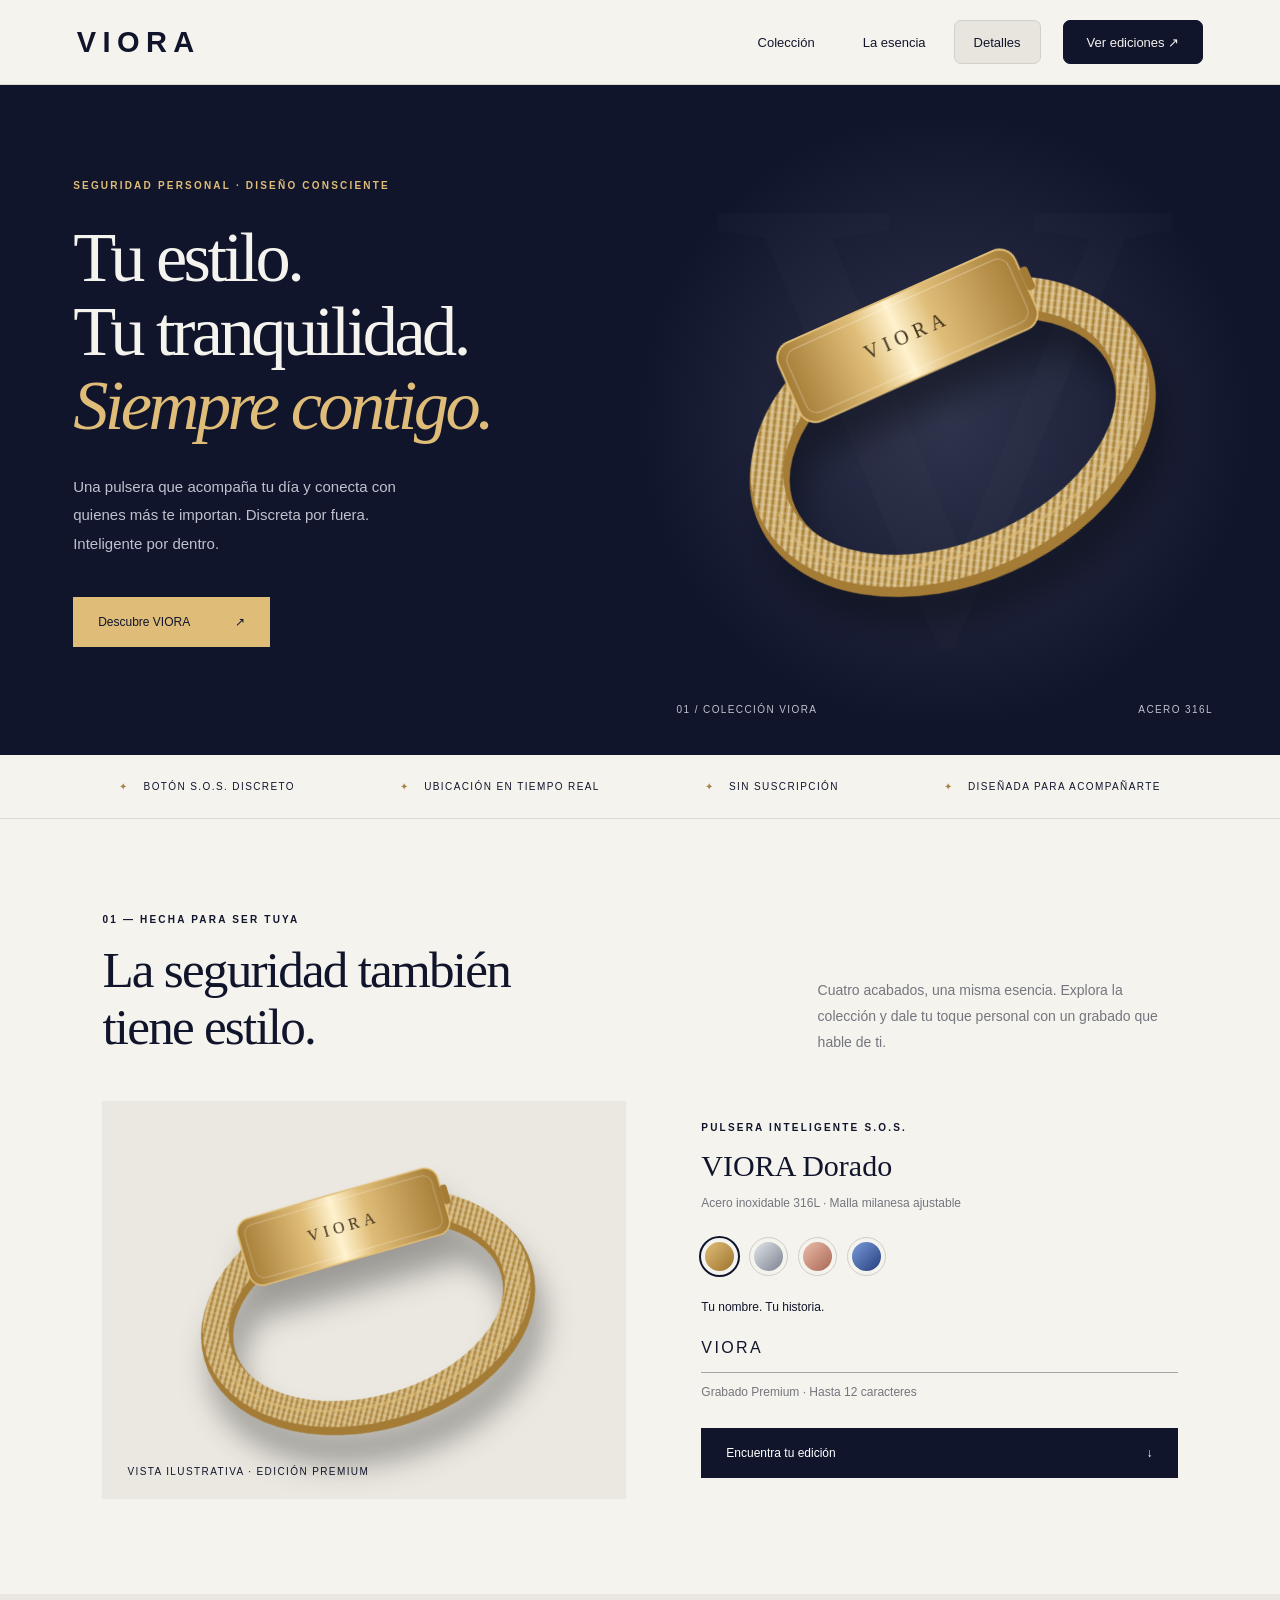
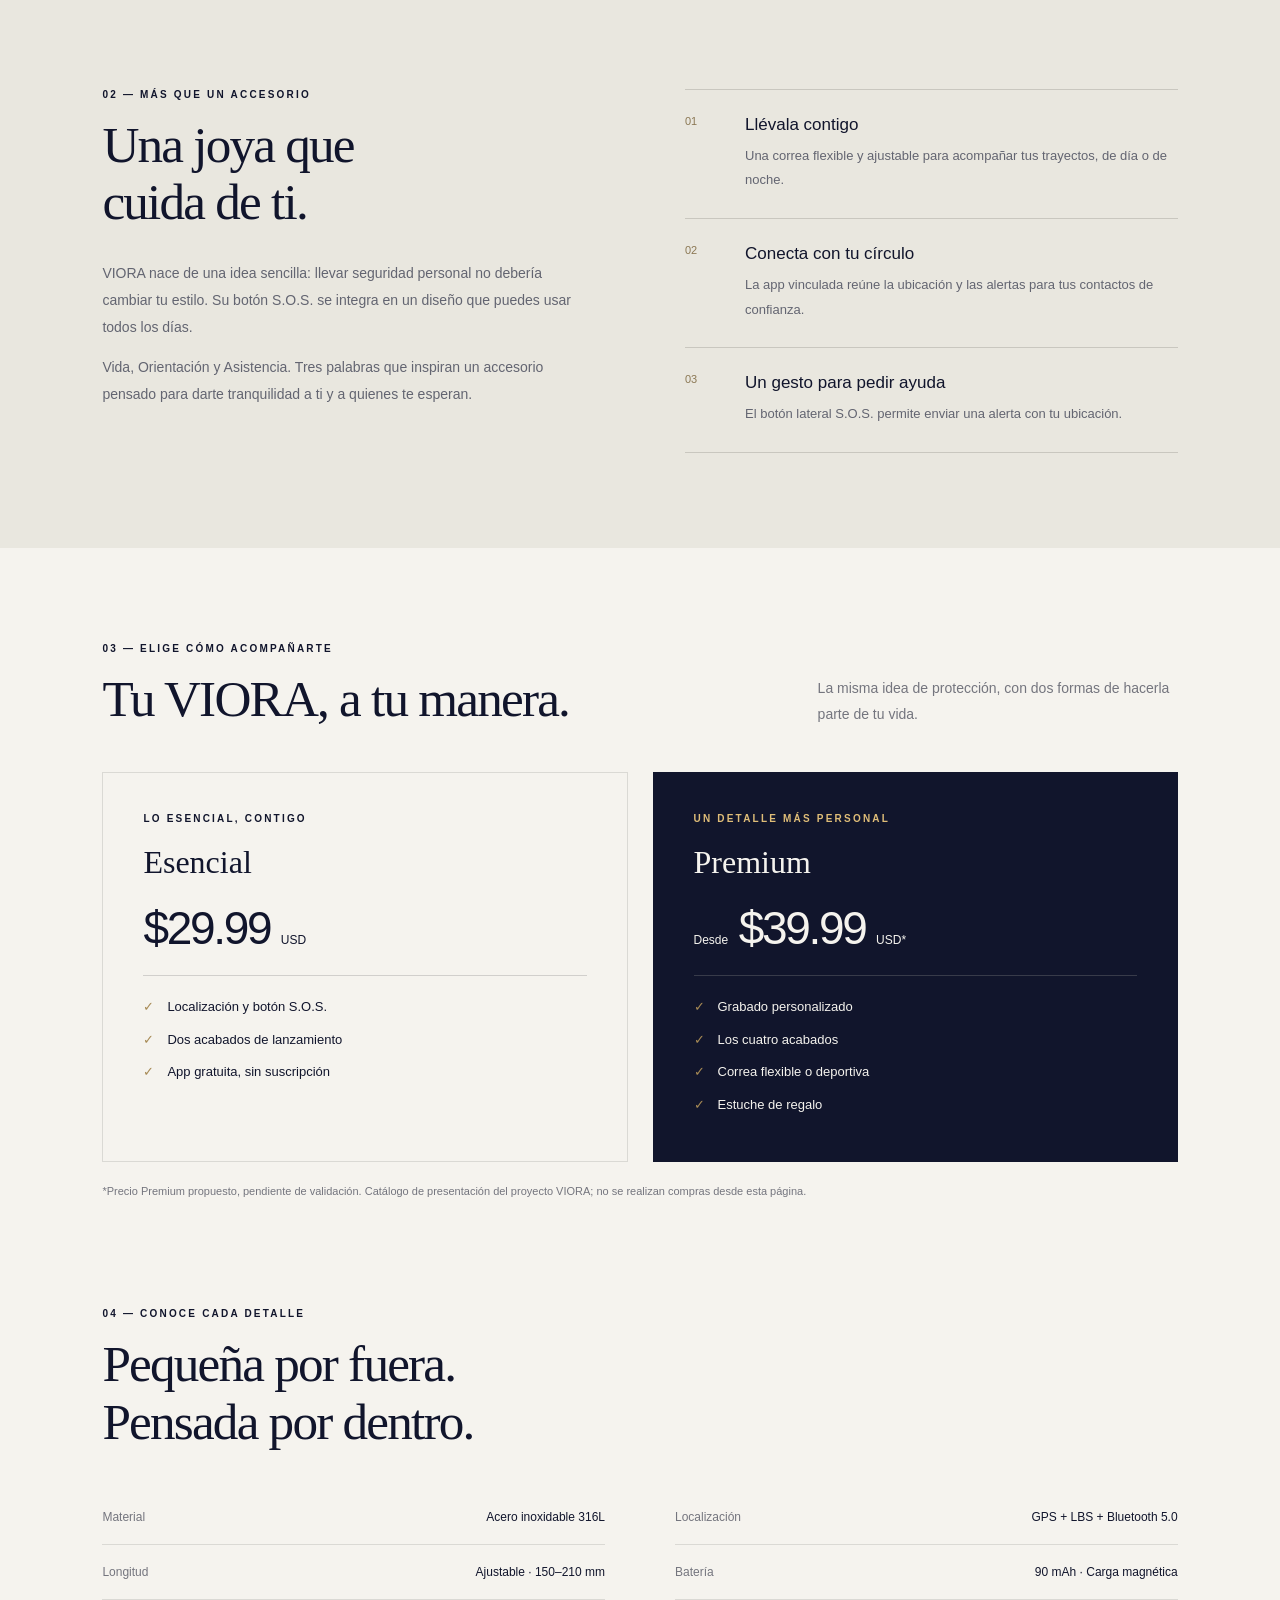
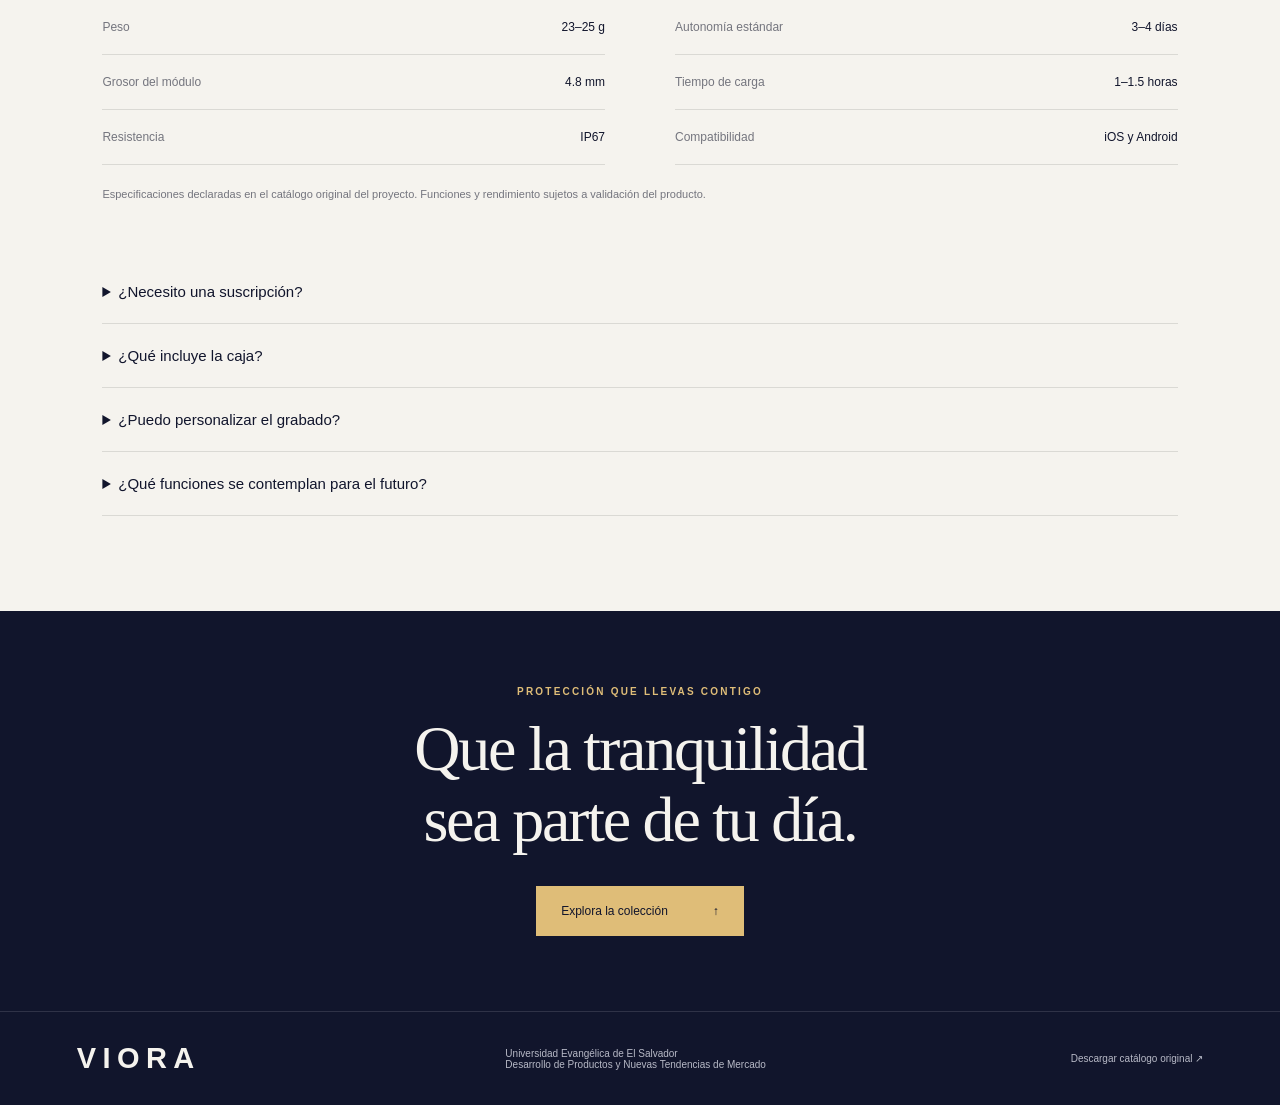
<file: index.html>
<!doctype html>
<html lang="es"><head><meta charset="utf-8"><meta name="viewport" content="width=device-width,initial-scale=1"><meta name="description" content="Conoce VIORA: una pulsera de seguridad personal con diseño discreto. Explora acabados, personaliza tu grabado y compara ediciones."><meta name="theme-color" content="#11152c"><title>VIORA · Protección que llevas contigo</title><link rel="stylesheet" href="assets/css/styles.css"></head><body><a class="skip" href="#coleccion">Saltar al catálogo</a><header><a class="logo" href="#inicio" aria-label="VIORA, inicio">VIORA</a><nav aria-label="Navegación principal"><a href="#coleccion">Colección</a><a href="#esencia">La esencia</a><a href="#detalles">Detalles</a><a class="nav-cta" href="#ediciones">Ver ediciones ↗</a></nav></header>
<main id="inicio"><div class="hero"><div class="hero-copy"><div class="eyebrow">Seguridad personal · Diseño consciente</div><h1>Tu estilo.<br>Tu tranquilidad.<br><em>Siempre contigo.</em></h1><p class="intro">Una pulsera que acompaña tu día y conecta con quienes más te importan. Discreta por fuera. Inteligente por dentro.</p><a class="button" href="#coleccion">Descubre VIORA <span>↗</span></a></div><div class="hero-art"><div class="product-art"></div><div class="art-caption"><span>01 / COLECCIÓN VIORA</span><span>ACERO 316L</span></div></div></div>
<div class="ribbon"><span>Botón S.O.S. discreto</span><span>Ubicación en tiempo real</span><span>Sin suscripción</span><span>Diseñada para acompañarte</span></div>
<section id="coleccion"><div class="section-top"><div><div class="eyebrow">01 — Hecha para ser tuya</div><h2>La seguridad también<br>tiene estilo.</h2></div><p>Cuatro acabados, una misma esencia. Explora la colección y dale tu toque personal con un grabado que hable de ti.</p></div><div class="collection"><div class="product-stage"><div class="product-art"></div><span class="stage-label">VISTA ILUSTRATIVA · EDICIÓN PREMIUM</span></div><div class="config"><div class="eyebrow">Pulsera inteligente S.O.S.</div><h3 style="margin-top:16px">VIORA <span id="finish">Dorado</span></h3><p class="small">Acero inoxidable 316L · Malla milanesa ajustable</p><div class="swatches" role="group" aria-label="Elige un acabado"></div><label for="engraving">Tu nombre. Tu historia.</label><input id="engraving" maxlength="12" value="VIORA" autocomplete="off" aria-describedby="engraving-help"><div class="small" id="engraving-help" style="margin-top:9px">Grabado Premium · Hasta 12 caracteres</div><a href="#ediciones" class="button">Encuentra tu edición <span>↓</span></a></div></div></section>
<section class="story" id="esencia"><div><div class="eyebrow">02 — Más que un accesorio</div><h2>Una joya que<br>cuida de ti.</h2><p>VIORA nace de una idea sencilla: llevar seguridad personal no debería cambiar tu estilo. Su botón S.O.S. se integra en un diseño que puedes usar todos los días.</p><p>Vida, Orientación y Asistencia. Tres palabras que inspiran un accesorio pensado para darte tranquilidad a ti y a quienes te esperan.</p></div><div class="steps"><div class="step"><span>01</span><div><h3>Llévala contigo</h3><p>Una correa flexible y ajustable para acompañar tus trayectos, de día o de noche.</p></div></div><div class="step"><span>02</span><div><h3>Conecta con tu círculo</h3><p>La app vinculada reúne la ubicación y las alertas para tus contactos de confianza.</p></div></div><div class="step"><span>03</span><div><h3>Un gesto para pedir ayuda</h3><p>El botón lateral S.O.S. permite enviar una alerta con tu ubicación.</p></div></div></div></section>
<section id="ediciones"><div class="section-top"><div><div class="eyebrow">03 — Elige cómo acompañarte</div><h2>Tu VIORA, a tu manera.</h2></div><p>La misma idea de protección, con dos formas de hacerla parte de tu vida.</p></div><div class="editions"><article class="edition"><div class="eyebrow">Lo esencial, contigo</div><h3>Esencial</h3><div class="price">$29.99 <small>USD</small></div><ul><li>Localización y botón S.O.S.</li><li>Dos acabados de lanzamiento</li><li>App gratuita, sin suscripción</li></ul></article><article class="edition premium"><div class="eyebrow" style="color:var(--gold)">Un detalle más personal</div><h3>Premium</h3><div class="price"><small>Desde</small> $39.99 <small>USD*</small></div><ul><li>Grabado personalizado</li><li>Los cuatro acabados</li><li>Correa flexible o deportiva</li><li>Estuche de regalo</li></ul></article></div><p class="note">*Precio Premium propuesto, pendiente de validación. Catálogo de presentación del proyecto VIORA; no se realizan compras desde esta página.</p></section>
<section class="specs" id="detalles"><div class="eyebrow">04 — Conoce cada detalle</div><h2>Pequeña por fuera.<br>Pensada por dentro.</h2><div class="spec-grid"><div class="spec-row"><span>Material</span><span>Acero inoxidable 316L</span></div><div class="spec-row"><span>Localización</span><span>GPS + LBS + Bluetooth 5.0</span></div><div class="spec-row"><span>Longitud</span><span>Ajustable · 150–210 mm</span></div><div class="spec-row"><span>Batería</span><span>90 mAh · Carga magnética</span></div><div class="spec-row"><span>Peso</span><span>23–25 g</span></div><div class="spec-row"><span>Autonomía estándar</span><span>3–4 días</span></div><div class="spec-row"><span>Grosor del módulo</span><span>4.8 mm</span></div><div class="spec-row"><span>Tiempo de carga</span><span>1–1.5 horas</span></div><div class="spec-row"><span>Resistencia</span><span>IP67</span></div><div class="spec-row"><span>Compatibilidad</span><span>iOS y Android</span></div></div><p class="note">Especificaciones declaradas en el catálogo original del proyecto. Funciones y rendimiento sujetos a validación del producto.</p><div style="margin-top:55px"><details><summary>¿Necesito una suscripción?</summary><p>El catálogo contempla una app gratuita y sin suscripción para las ediciones Esencial y Premium.</p></details><details><summary>¿Qué incluye la caja?</summary><p>Pulsera VIORA, cable de carga magnética, manual y código QR. La edición Premium contempla además un estuche de regalo.</p></details><details><summary>¿Puedo personalizar el grabado?</summary><p>Sí. La edición Premium contempla un grabado de hasta 12 caracteres. Prueba tu nombre en el selector de la colección para ver una representación ilustrativa.</p></details><details><summary>¿Qué funciones se contemplan para el futuro?</summary><p>El proyecto plantea audio de emergencia, detección de caídas y zonas seguras. Los signos vitales se contemplan para una versión posterior; estas funciones no se presentan como disponibles.</p></details></div></section>
<div class="closing"><div class="eyebrow" style="color:var(--gold)">Protección que llevas contigo</div><h2>Que la tranquilidad<br>sea parte de tu día.</h2><a class="button" href="#coleccion">Explora la colección <span>↑</span></a></div></main><footer><a class="logo" href="#inicio">VIORA</a><span>Universidad Evangélica de El Salvador<br>Desarrollo de Productos y Nuevas Tendencias de Mercado</span><a href="catalogo-original.html" download>Descargar catálogo original ↗</a></footer>
<script src="assets/js/main.js" defer></script></body></html>
</file>
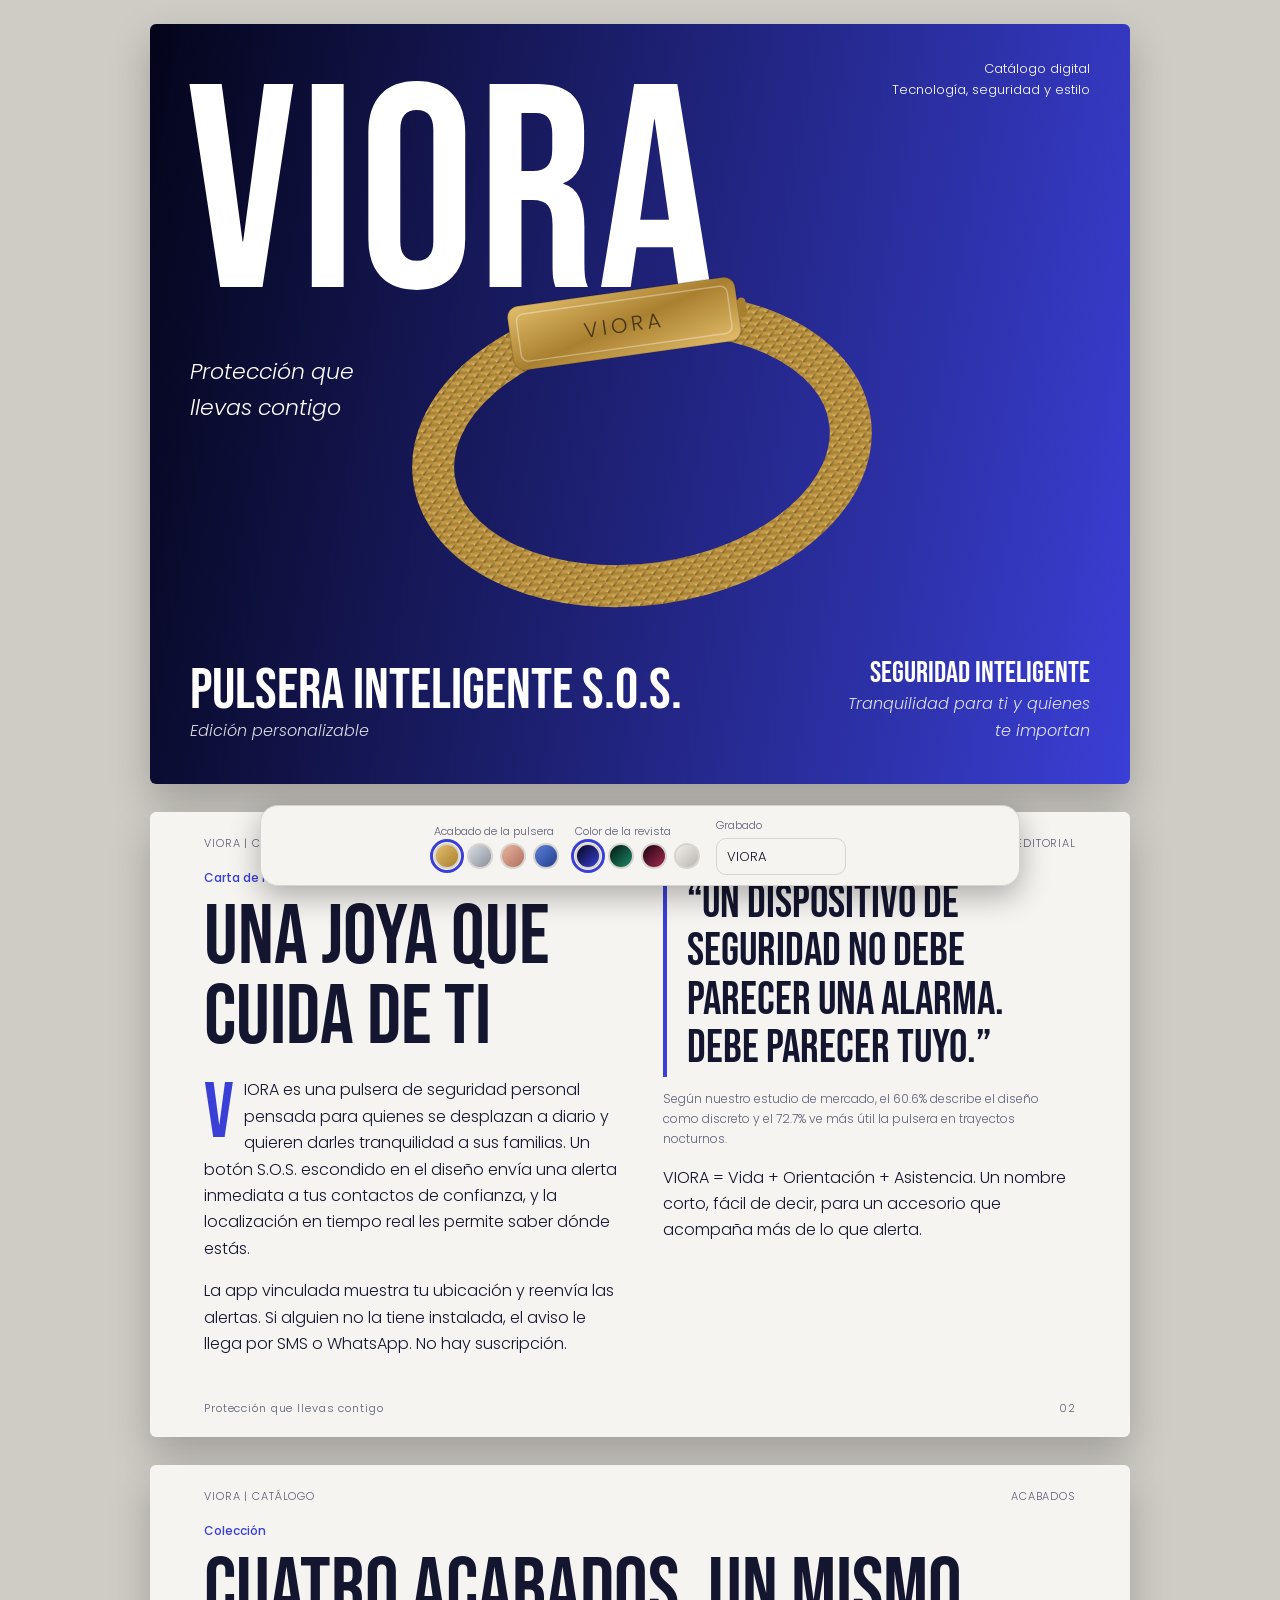
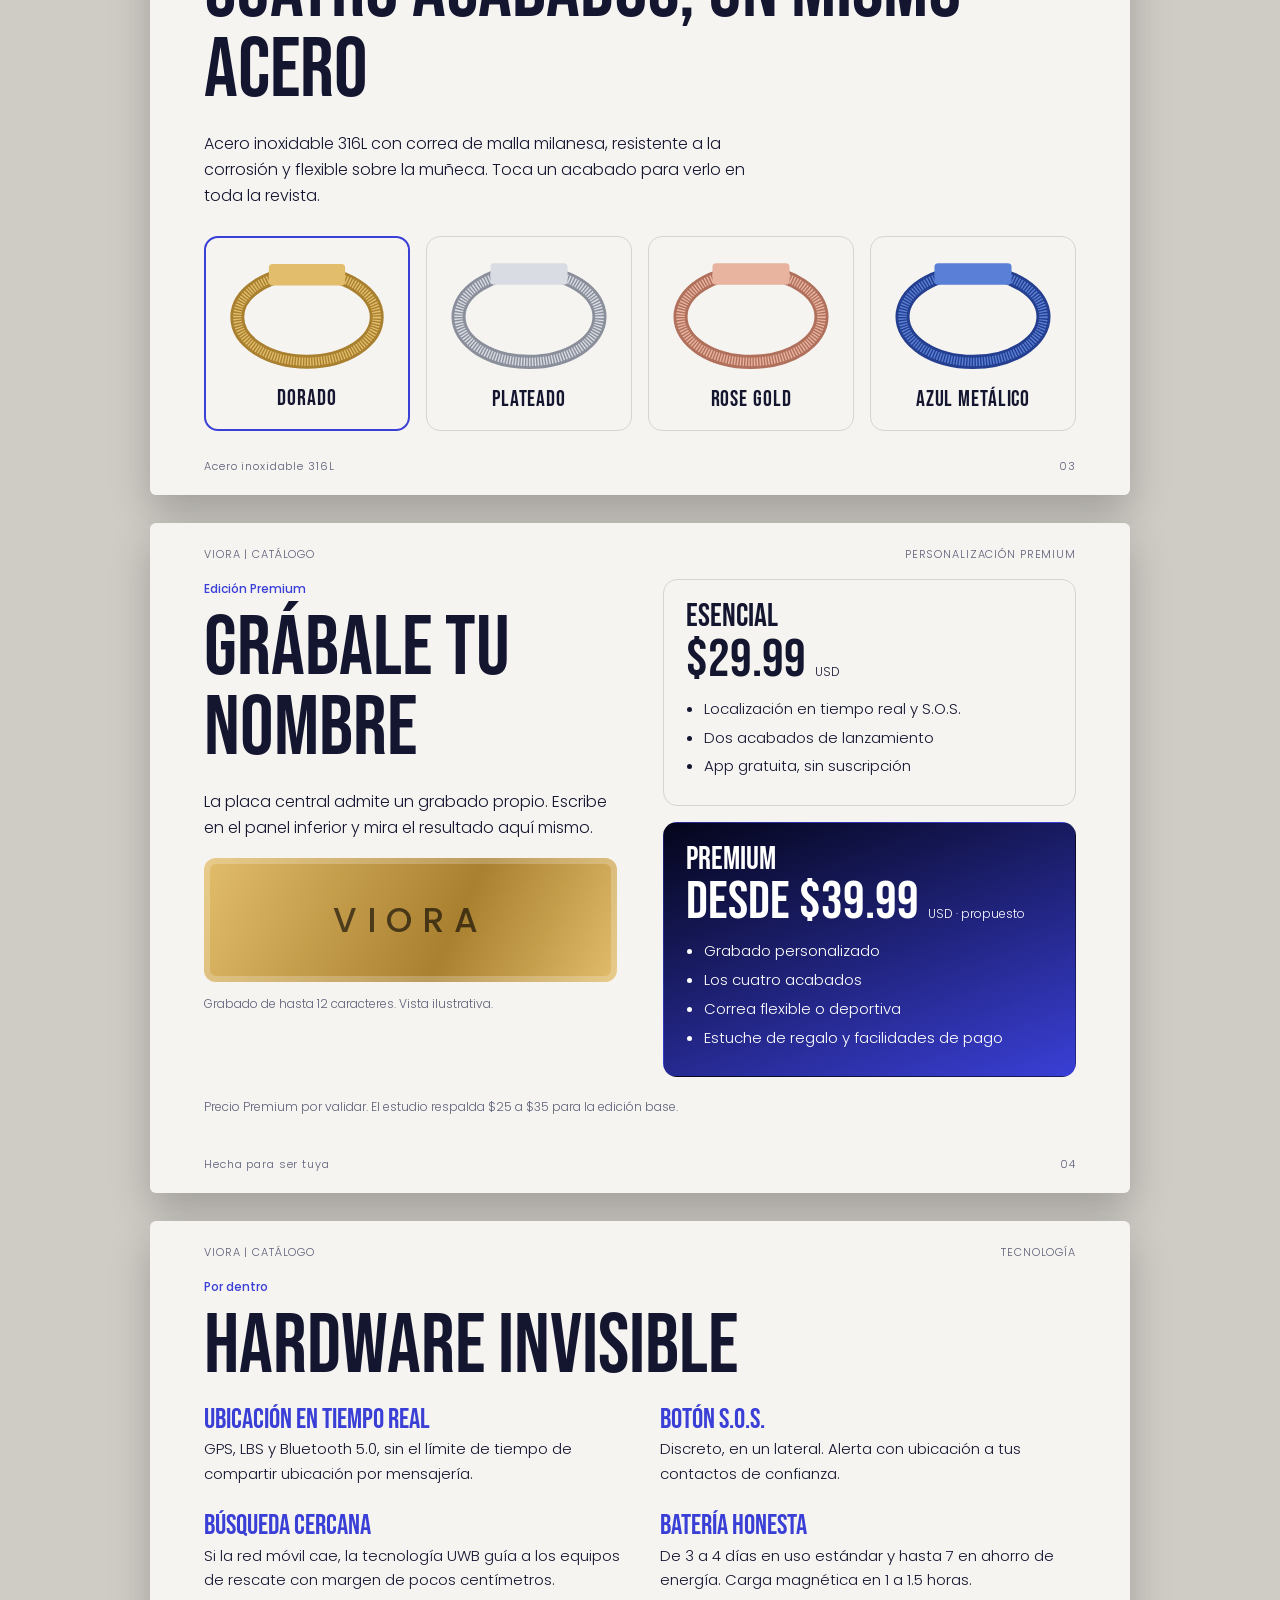
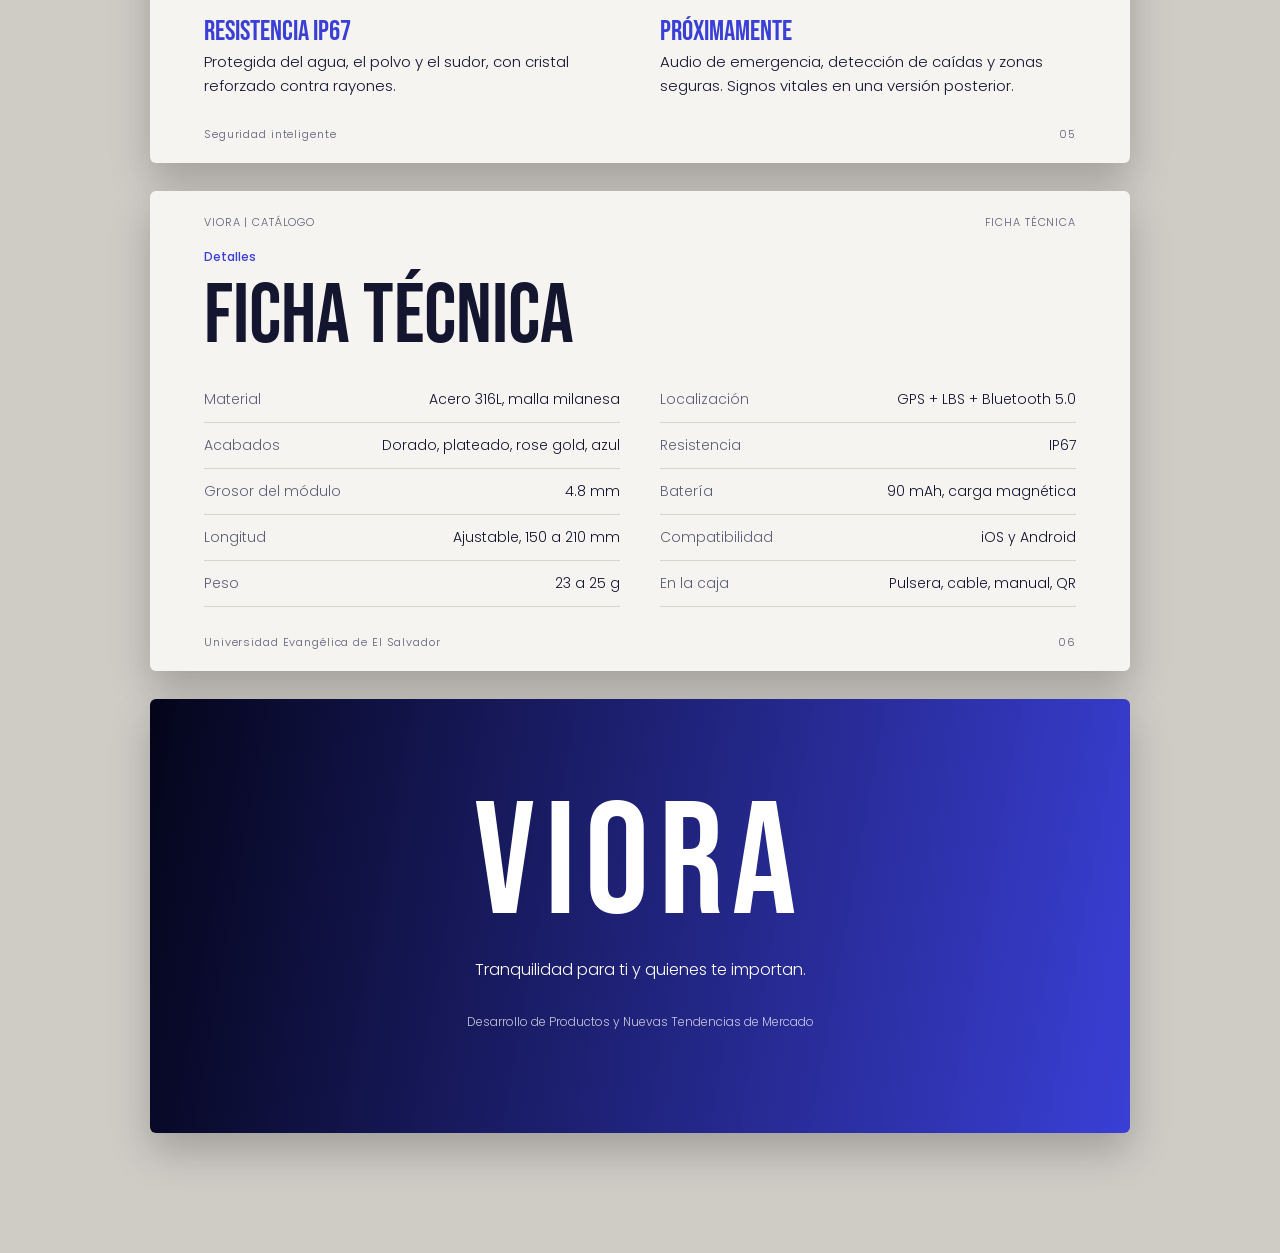
<file: catalogo-original.html>
<!DOCTYPE html>
<html lang="es">
<head>
<meta charset="utf-8">
<meta name="viewport" content="width=device-width, initial-scale=1, viewport-fit=cover">
<title>VIORA · Revista catálogo</title>
<link href="https://fonts.googleapis.com/css2?family=Bebas+Neue&family=Poppins:ital,wght@0,300;0,400;0,500;1,300&display=swap" rel="stylesheet">
<style>
:root{--desk:#cfccc6;--paper:#f6f4f1;--ink:#14152f;--mute:#5d5f78;--line:#d8d4cd;
--tone:#e2bd6b;--tone2:#a9802f;--c1:#04051a;--c2:#3a3fd6;--cink:#fff;--acc:#3a3fd6;
--display:'Bebas Neue','Arial Narrow',Impact,sans-serif;--body:'Poppins','Segoe UI',Arial,sans-serif;
box-sizing:border-box;padding-top:env(safe-area-inset-top,0px)}
@media (prefers-color-scheme:dark){:root:not([data-theme="light"]){--desk:#05061a;--paper:#12142e;--ink:#f1efec;--mute:#a9abc8;--line:#2a2e66}}
:root[data-theme="dark"]{--desk:#05061a;--paper:#12142e;--ink:#f1efec;--mute:#a9abc8;--line:#2a2e66}
*{box-sizing:border-box}html{scroll-padding-top:env(safe-area-inset-top,0px)}
body{margin:0;background:var(--desk);color:var(--ink);font-family:var(--body);font-weight:300;line-height:1.65;padding:24px 14px 120px}
h1,h2,h3{font-family:var(--display);font-weight:400;margin:0;line-height:.95}
.mag{max-width:980px;margin:0 auto;display:flex;flex-direction:column;gap:28px}
.page{background:var(--paper);box-shadow:0 18px 40px rgba(0,0,0,.22);border-radius:6px;position:relative;overflow:hidden;padding:56px 54px 64px}
.folio{position:absolute;left:54px;right:54px;top:22px;display:flex;justify-content:space-between;font-size:11px;color:var(--mute);letter-spacing:.08em}
.folio.b{top:auto;bottom:20px}
.cover{background:linear-gradient(100deg,var(--c1),var(--c2));color:var(--cink);min-height:760px;padding:0}
.cover .top{position:absolute;right:40px;top:34px;text-align:right;font-size:13px;max-width:220px}
.cover h1{position:absolute;left:36px;top:60px;font-size:clamp(150px,30vw,290px);letter-spacing:.01em;line-height:.8}
.cover svg.big{position:absolute;left:50%;top:230px;width:min(560px,92%);transform:translateX(-50%) rotate(-8deg)}
.cover .tag{position:absolute;left:40px;top:330px;font-style:italic;font-size:22px;max-width:190px}
.cover .bl{position:absolute;left:40px;bottom:40px}.cover .bl h2{font-size:clamp(40px,6vw,58px)}
.cover .br{position:absolute;right:40px;bottom:40px;text-align:right;max-width:250px}.cover .br h3{font-size:30px;margin-bottom:4px}
.cover i{font-weight:300;opacity:.85}
.two{display:grid;grid-template-columns:1fr 1fr;gap:46px;align-items:start}
.kick{font-size:12px;color:var(--acc);font-weight:500;margin:0 0 10px}
h2.t{font-size:clamp(46px,7vw,84px);margin-bottom:20px}
.drop::first-letter{font-family:var(--display);font-size:78px;float:left;line-height:.8;padding:6px 10px 0 0;color:var(--acc)}
.quote{border-left:4px solid var(--acc);padding:4px 0 4px 20px;font-family:var(--display);font-size:clamp(30px,4.5vw,46px);line-height:1.05;margin:8px 0}
.fins{display:grid;grid-template-columns:repeat(4,1fr);gap:16px;margin-top:26px}
.fin{background:none;border:1px solid var(--line);border-radius:14px;padding:14px 8px 12px;cursor:pointer;color:var(--ink);font:inherit;text-align:center}
.fin svg{width:100%;height:auto}.fin span{display:block;font-family:var(--display);font-size:22px;letter-spacing:.04em}
.fin[aria-pressed="true"]{border:2px solid var(--acc)}
.fin:focus-visible,.sw:focus-visible{outline:3px solid var(--acc);outline-offset:2px}
.plate{background:linear-gradient(115deg,var(--tone),var(--tone2) 60%,var(--tone));border-radius:12px;padding:34px 20px;text-align:center;font-size:clamp(22px,4vw,34px);letter-spacing:.3em;color:rgba(0,0,0,.6);font-weight:500;box-shadow:inset 0 0 0 6px rgba(255,255,255,.22)}
.card{border:1px solid var(--line);border-radius:14px;padding:22px}
.card.dk{background:linear-gradient(160deg,var(--c1),var(--c2));color:var(--cink);border-color:transparent}
.price{font-family:var(--display);font-size:54px;line-height:1}.price small{font-family:var(--body);font-size:12px}
ul{padding-left:18px;margin:10px 0 0;font-size:15px}li{margin:4px 0}
.specs{display:grid;grid-template-columns:1fr 1fr;gap:0 40px}
.specs div{display:flex;justify-content:space-between;gap:14px;padding:11px 0;border-bottom:1px solid var(--line);font-size:14px}
.specs div span:first-child{color:var(--mute)}.specs div span:last-child{text-align:right}
.feat{display:grid;grid-template-columns:1fr 1fr;gap:26px 40px;margin-top:20px}.feat h3{font-size:28px;color:var(--acc);margin-bottom:4px}.feat p{margin:0;font-size:15px}
.note{font-size:12px;color:var(--mute)}
.back{background:linear-gradient(100deg,var(--c1),var(--c2));color:var(--cink);text-align:center;padding:90px 30px;min-height:420px;display:flex;flex-direction:column;justify-content:center;align-items:center}
.back h2{font-size:clamp(80px,16vw,160px);letter-spacing:.06em}
.panel{position:fixed;left:50%;transform:translateX(-50%);bottom:calc(14px + env(safe-area-inset-bottom,0px));background:var(--paper);color:var(--ink);border:1px solid var(--line);border-radius:18px;box-shadow:0 10px 30px rgba(0,0,0,.3);padding:10px 16px;display:flex;gap:16px;align-items:center;flex-wrap:wrap;justify-content:center;width:calc(100% - 28px);max-width:760px;z-index:20}
.panel label{font-size:11px;color:var(--mute);display:block;margin-bottom:3px}
.row{display:flex;gap:7px;align-items:center}
.sw{width:26px;height:26px;border-radius:50%;border:2px solid var(--line);cursor:pointer;padding:0}
.sw[aria-pressed="true"]{outline:3px solid var(--acc);outline-offset:1px}
.panel input{width:130px;padding:7px 10px;border:1px solid var(--line);border-radius:10px;background:var(--paper);color:var(--ink);font:inherit;font-size:13px}
@media(max-width:760px){.page{padding:48px 24px 54px}.folio{left:24px;right:24px}.two,.specs,.feat{grid-template-columns:1fr}.fins{grid-template-columns:repeat(2,1fr)}.cover{min-height:820px}.cover svg.big{top:300px}.cover .tag{top:300px;font-size:18px;max-width:150px}.cover .br{bottom:110px;left:40px;right:auto;text-align:left}.cover .bl{bottom:40px}}
</style>
</head>
<body>
<svg width="0" height="0" style="position:absolute" aria-hidden="true"><defs>
<linearGradient id="g" x1="0" y1="0" x2="1" y2="1"><stop offset="0" stop-color="var(--tone)"/><stop offset=".5" stop-color="var(--tone2)"/><stop offset="1" stop-color="var(--tone)"/></linearGradient>
<pattern id="m" width="6" height="6" patternUnits="userSpaceOnUse" patternTransform="rotate(45)"><rect width="6" height="6" fill="url(#g)"/><rect width="1.4" height="6" fill="#000" opacity=".2"/></pattern>
</defs></svg>

<main class="mag">

<article class="page cover" id="portada">
<div class="top">Catálogo digital<br>Tecnología, seguridad y estilo</div>
<h1>VIORA</h1>
<div class="tag">Protección que llevas contigo</div>
<div id="coverBr"></div>
<div class="bl"><h2>Pulsera inteligente S.O.S.</h2><i>Edición personalizable</i></div>
<div class="br"><h3>Seguridad inteligente</h3><i>Tranquilidad para ti y quienes te importan</i></div>
</article>

<article class="page" id="editorial">
<div class="folio"><span>VIORA | CATÁLOGO</span><span>EDITORIAL</span></div>
<div class="two">
<div>
<p class="kick">Carta de la marca</p>
<h2 class="t">Una joya que cuida de ti</h2>
<p class="drop">VIORA es una pulsera de seguridad personal pensada para quienes se desplazan a diario y quieren darles tranquilidad a sus familias. Un botón S.O.S. escondido en el diseño envía una alerta inmediata a tus contactos de confianza, y la localización en tiempo real les permite saber dónde estás.</p>
<p>La app vinculada muestra tu ubicación y reenvía las alertas. Si alguien no la tiene instalada, el aviso le llega por SMS o WhatsApp. No hay suscripción.</p>
</div>
<div>
<div class="quote">“Un dispositivo de seguridad no debe parecer una alarma. Debe parecer tuyo.”</div>
<p class="note">Según nuestro estudio de mercado, el 60.6% describe el diseño como discreto y el 72.7% ve más útil la pulsera en trayectos nocturnos.</p>
<p>VIORA = Vida + Orientación + Asistencia. Un nombre corto, fácil de decir, para un accesorio que acompaña más de lo que alerta.</p>
</div>
</div>
<div class="folio b"><span>Protección que llevas contigo</span><span>02</span></div>
</article>

<article class="page" id="acabados">
<div class="folio"><span>VIORA | CATÁLOGO</span><span>ACABADOS</span></div>
<p class="kick">Colección</p>
<h2 class="t">Cuatro acabados, un mismo acero</h2>
<p style="max-width:560px">Acero inoxidable 316L con correa de malla milanesa, resistente a la corrosión y flexible sobre la muñeca. Toca un acabado para verlo en toda la revista.</p>
<div class="fins" id="fins"></div>
<div class="folio b"><span>Acero inoxidable 316L</span><span>03</span></div>
</article>

<article class="page" id="personaliza">
<div class="folio"><span>VIORA | CATÁLOGO</span><span>PERSONALIZACIÓN PREMIUM</span></div>
<div class="two">
<div>
<p class="kick">Edición Premium</p>
<h2 class="t">Grábale tu nombre</h2>
<p>La placa central admite un grabado propio. Escribe en el panel inferior y mira el resultado aquí mismo.</p>
<div class="plate" id="plate">VIORA</div>
<p class="note" style="margin-top:12px">Grabado de hasta 12 caracteres. Vista ilustrativa.</p>
</div>
<div style="display:grid;gap:16px">
<div class="card"><h3 style="font-size:32px">Esencial</h3><div class="price">$29.99 <small>USD</small></div>
<ul><li>Localización en tiempo real y S.O.S.</li><li>Dos acabados de lanzamiento</li><li>App gratuita, sin suscripción</li></ul></div>
<div class="card dk"><h3 style="font-size:32px">Premium</h3><div class="price">Desde $39.99 <small>USD · propuesto</small></div>
<ul><li>Grabado personalizado</li><li>Los cuatro acabados</li><li>Correa flexible o deportiva</li><li>Estuche de regalo y facilidades de pago</li></ul></div>
</div>
</div>
<p class="note" style="margin-top:20px">Precio Premium por validar. El estudio respalda $25 a $35 para la edición base.</p>
<div class="folio b"><span>Hecha para ser tuya</span><span>04</span></div>
</article>

<article class="page" id="tecnologia">
<div class="folio"><span>VIORA | CATÁLOGO</span><span>TECNOLOGÍA</span></div>
<p class="kick">Por dentro</p>
<h2 class="t">Hardware invisible</h2>
<div class="feat">
<div><h3>Ubicación en tiempo real</h3><p>GPS, LBS y Bluetooth 5.0, sin el límite de tiempo de compartir ubicación por mensajería.</p></div>
<div><h3>Botón S.O.S.</h3><p>Discreto, en un lateral. Alerta con ubicación a tus contactos de confianza.</p></div>
<div><h3>Búsqueda cercana</h3><p>Si la red móvil cae, la tecnología UWB guía a los equipos de rescate con margen de pocos centímetros.</p></div>
<div><h3>Batería honesta</h3><p>De 3 a 4 días en uso estándar y hasta 7 en ahorro de energía. Carga magnética en 1 a 1.5 horas.</p></div>
<div><h3>Resistencia IP67</h3><p>Protegida del agua, el polvo y el sudor, con cristal reforzado contra rayones.</p></div>
<div><h3>Próximamente</h3><p>Audio de emergencia, detección de caídas y zonas seguras. Signos vitales en una versión posterior.</p></div>
</div>
<div class="folio b"><span>Seguridad inteligente</span><span>05</span></div>
</article>

<article class="page" id="ficha">
<div class="folio"><span>VIORA | CATÁLOGO</span><span>FICHA TÉCNICA</span></div>
<p class="kick">Detalles</p>
<h2 class="t">Ficha técnica</h2>
<div class="specs">
<div><span>Material</span><span>Acero 316L, malla milanesa</span></div>
<div><span>Localización</span><span>GPS + LBS + Bluetooth 5.0</span></div>
<div><span>Acabados</span><span>Dorado, plateado, rose gold, azul</span></div>
<div><span>Resistencia</span><span>IP67</span></div>
<div><span>Grosor del módulo</span><span>4.8 mm</span></div>
<div><span>Batería</span><span>90 mAh, carga magnética</span></div>
<div><span>Longitud</span><span>Ajustable, 150 a 210 mm</span></div>
<div><span>Compatibilidad</span><span>iOS y Android</span></div>
<div><span>Peso</span><span>23 a 25 g</span></div>
<div><span>En la caja</span><span>Pulsera, cable, manual, QR</span></div>
</div>
<div class="folio b"><span>Universidad Evangélica de El Salvador</span><span>06</span></div>
</article>

<article class="page back">
<h2>VIORA</h2>
<p>Tranquilidad para ti y quienes te importan.</p>
<p class="note" style="color:inherit;opacity:.75">Desarrollo de Productos y Nuevas Tendencias de Mercado</p>
</article>
</main>

<div class="panel" role="group" aria-label="Personalizar la revista">
<div><label>Acabado de la pulsera</label><div class="row" id="fsw"></div></div>
<div><label>Color de la revista</label><div class="row" id="tsw"></div></div>
<div><label for="in">Grabado</label><input id="in" maxlength="12" value="VIORA"></div>
</div>

<script>
var F=[{n:'Dorado',a:'#e2bd6b',b:'#a9802f'},{n:'Plateado',a:'#d9dce2',b:'#8a8f9b'},{n:'Rose gold',a:'#e8b4a0',b:'#b0705c'},{n:'Azul metálico',a:'#5a7fd6',b:'#243f8f'}];
var T=[{n:'Medianoche',c1:'#04051a',c2:'#3a3fd6',i:'#fff',acc:'#3a3fd6'},{n:'Esmeralda',c1:'#03160f',c2:'#1d8a6a',i:'#fff',acc:'#1b7d5f'},{n:'Vino',c1:'#1c0510',c2:'#a3294f',i:'#fff',acc:'#a3294f'},{n:'Perla',c1:'#f1efeb',c2:'#b9b6b0',i:'#14152f',acc:'#6b5a3a'}];
var R=document.documentElement,txt='VIORA';
function br(){return '<svg viewBox="0 0 400 260" aria-hidden="true" style="width:100%;height:auto;display:block"><ellipse cx="200" cy="140" rx="150" ry="96" fill="none" stroke="url(#m)" stroke-width="30"/><rect x="118" y="26" width="164" height="46" rx="8" fill="url(#g)" stroke="#000" stroke-opacity=".15"/><rect x="124" y="32" width="152" height="34" rx="5" fill="none" stroke="#fff" stroke-opacity=".35"/><text class="et" x="200" y="55" text-anchor="middle" font-family="Poppins,Arial,sans-serif" font-size="15" letter-spacing="3" fill="#000" fill-opacity=".6">VIORA</text><rect x="282" y="42" width="6" height="14" rx="3" fill="var(--tone2)"/></svg>'}
var cb=document.getElementById('coverBr');cb.innerHTML=br();var s=cb.firstChild;s.setAttribute('class','big');s.removeAttribute('style');
var fins=document.getElementById('fins'),fsw=document.getElementById('fsw'),tsw=document.getElementById('tsw');
F.forEach(function(f,i){
var b=document.createElement('button');b.className='fin';b.innerHTML='<svg viewBox="0 0 400 260" aria-hidden="true"><ellipse cx="200" cy="140" rx="150" ry="96" fill="none" stroke="'+f.b+'" stroke-width="30"/><ellipse cx="200" cy="140" rx="150" ry="96" fill="none" stroke="'+f.a+'" stroke-width="18" stroke-dasharray="3 3"/><rect x="118" y="26" width="164" height="46" rx="8" fill="'+f.a+'"/></svg><span>'+f.n+'</span>';
b.onclick=function(){pick(i)};fins.appendChild(b);
var w=document.createElement('button');w.className='sw';w.style.background='linear-gradient(135deg,'+f.a+','+f.b+')';w.setAttribute('aria-label',f.n);w.onclick=function(){pick(i)};fsw.appendChild(w)});
T.forEach(function(t,i){var w=document.createElement('button');w.className='sw';w.style.background='linear-gradient(135deg,'+t.c1+','+t.c2+')';w.setAttribute('aria-label',t.n);w.onclick=function(){theme(i)};tsw.appendChild(w)});
function pick(i){R.style.setProperty('--tone',F[i].a);R.style.setProperty('--tone2',F[i].b);
[].forEach.call(fsw.children,function(c,j){c.setAttribute('aria-pressed',j===i)});[].forEach.call(fins.children,function(c,j){c.setAttribute('aria-pressed',j===i)})}
function theme(i){var t=T[i];R.style.setProperty('--c1',t.c1);R.style.setProperty('--c2',t.c2);R.style.setProperty('--cink',t.i);R.style.setProperty('--acc',t.acc);
[].forEach.call(tsw.children,function(c,j){c.setAttribute('aria-pressed',j===i)})}
document.getElementById('in').addEventListener('input',function(e){txt=(e.target.value||'VIORA').toUpperCase();document.getElementById('plate').textContent=txt;[].forEach.call(document.querySelectorAll('.et'),function(n){n.textContent=txt})});
pick(0);theme(0);
</script>
</body>
</html>
</file>
<file: assets/css/styles.css>
:root{--navy:#11152c;--paper:#f5f3ee;--gold:#dfbd78;--metal:#a47c36;--muted:#74757e;--line:#dad9d4}*{box-sizing:border-box}html{scroll-behavior:smooth;scroll-padding-top:90px}body{margin:0;font-family:Arial,Helvetica,sans-serif;color:var(--navy);background:var(--paper)}a{color:inherit;text-decoration:none}button,input{font:inherit}button,a,input{touch-action:manipulation}button{cursor:pointer}a:focus-visible,button:focus-visible,input:focus-visible,summary:focus-visible{outline:3px solid #b18b47;outline-offset:5px}header{height:85px;display:flex;align-items:center;justify-content:space-between;padding:0 6%;border-bottom:1px solid var(--line);background:var(--paper);position:sticky;top:0;z-index:10}.logo{font-size:29px;letter-spacing:.22em;font-weight:600}nav{display:flex;gap:30px;font-size:12px}nav a:hover{text-decoration:underline;text-underline-offset:6px}.nav-cta{border:1px solid;padding:12px 18px}.hero{background:var(--navy);color:var(--paper);display:grid;grid-template-columns:1fr 1.1fr;min-height:670px;position:relative;overflow:hidden}.hero-copy{padding:95px 0 90px 12%;z-index:1}.eyebrow{font-size:10px;letter-spacing:.22em;text-transform:uppercase;font-weight:600}.hero .eyebrow{color:var(--gold)}h1,h2,h3,p{margin-top:0}h1{font-family:Georgia,serif;font-size:clamp(50px,5.5vw,86px);font-weight:400;line-height:1.05;letter-spacing:-.05em;margin:30px 0}em{font-weight:400;color:var(--gold)}.intro{font-size:15px;line-height:1.9;max-width:355px;color:#bfc1cd}.button{display:inline-flex;align-items:center;justify-content:space-between;gap:45px;background:var(--gold);color:var(--navy);padding:18px 25px;font-size:12px;border:0}.hero .button{margin-top:24px}.hero-art{display:flex;align-items:center;justify-content:center;position:relative;background:radial-gradient(ellipse at center,#2e344c,transparent 65%)}.hero-art:before{content:'V';position:absolute;font-family:Georgia,serif;font-size:650px;color:#ffffff03;line-height:1}.bracelet{width:100%;max-width:700px;filter:drop-shadow(0 30px 15px #0005);transform:rotate(-24deg)}.art-caption{position:absolute;bottom:40px;left:10%;right:10%;display:flex;justify-content:space-between;font-size:10px;letter-spacing:.14em;color:#c0c1cb}.ribbon{display:flex;justify-content:space-around;gap:20px;padding:26px 6%;border-bottom:1px solid var(--line);font-size:10px;letter-spacing:.14em;text-transform:uppercase}.ribbon span:before{content:'✦';margin-right:15px;color:#a58348}section{padding:95px 8%}.section-top{display:flex;justify-content:space-between;gap:45px;align-items:end;margin-bottom:45px}h2{font-family:Georgia,serif;font-weight:400;font-size:clamp(35px,4vw,57px);line-height:1.12;letter-spacing:-.035em;margin:16px 0 0}.section-top p,.copy{font-size:14px;line-height:1.85;color:var(--muted);max-width:360px;margin:0}.collection{display:grid;grid-template-columns:1.1fr 1fr;gap:75px;align-items:center}.product-stage{background:#ebe8e1;min-height:390px;display:flex;align-items:center;position:relative}.product-stage .bracelet{transform:rotate(-16deg);padding:25px}.stage-label{position:absolute;bottom:22px;left:25px;font-size:10px;letter-spacing:.14em}.config h3{font-family:Georgia,serif;font-size:30px;font-weight:400;margin:0 0 10px}.small{font-size:12px;color:var(--muted);line-height:1.7}.swatches{display:flex;gap:12px;margin:25px 0}.swatch{width:37px;height:37px;border-radius:50%;border:4px solid var(--paper);outline:1px solid #d1cec7;background:linear-gradient(135deg,var(--a),var(--b))}.swatch[aria-pressed=true]{outline:2px solid var(--navy)}label{display:block;font-size:12px;margin:25px 0 10px}input{width:100%;padding:15px 0;border:0;border-bottom:1px solid #a6a6a4;background:transparent;color:var(--navy);letter-spacing:.15em;border-radius:0}.config .button{margin-top:25px;width:100%;background:var(--navy);color:white}.story{background:#e9e7df;display:grid;grid-template-columns:1fr 1fr;gap:90px}.story p{color:#636571;line-height:1.9;font-size:14px}.story h2{margin-bottom:30px}.steps{border-top:1px solid #c9c7bf}.step{display:grid;grid-template-columns:45px 1fr;gap:15px;border-bottom:1px solid #c9c7bf;padding:25px 0}.step span{font-size:11px;color:#8b7854}.step h3{font-size:17px;font-weight:400;margin-bottom:9px}.step p{margin:0;font-size:13px}.editions{display:grid;grid-template-columns:1fr 1fr;gap:25px}.edition{border:1px solid var(--line);padding:40px}.edition.premium{background:var(--navy);color:var(--paper);border-color:var(--navy)}.edition h3{font-family:Georgia,serif;font-weight:400;font-size:32px;margin:20px 0}.price{font-size:46px;letter-spacing:-.05em}.price small{font-size:12px;letter-spacing:0}.edition ul{list-style:none;padding:15px 0 0;margin:20px 0 0;border-top:1px solid #8885;line-height:2.5;font-size:13px}.edition li:before{content:'✓';margin-right:13px;color:#a78a55}.specs{padding-top:0}.spec-grid{display:grid;grid-template-columns:1fr 1fr;gap:0 70px;margin-top:40px}.spec-row{display:flex;justify-content:space-between;gap:30px;border-bottom:1px solid var(--line);padding:20px 0;font-size:12px}.spec-row span:first-child{color:var(--muted)}.spec-row span:last-child{text-align:right}details{border-bottom:1px solid var(--line);padding:23px 0}summary{cursor:pointer;font-size:15px}details p{font-size:13px;line-height:1.85;color:var(--muted);max-width:700px;margin:18px 0 0}.closing{background:var(--navy);color:var(--paper);text-align:center;padding:75px 20px}.closing h2{font-size:clamp(38px,5vw,65px);margin-bottom:30px}footer{background:var(--navy);color:#b7b9c6;padding:30px 6%;border-top:1px solid #ffffff20;display:flex;justify-content:space-between;gap:25px;align-items:center;font-size:10px}footer .logo{color:var(--paper)}.note{font-size:11px;line-height:1.8;color:var(--muted);margin-top:20px}.skip{position:absolute;left:10px;top:-100px;z-index:20;background:white;padding:15px}.skip:focus{top:10px}@media(max-width:760px){header{height:72px;padding:0 6%}nav{gap:15px}nav a:nth-child(2),nav a:nth-child(3){display:none}.nav-cta{padding:10px}.logo{font-size:23px}.hero{grid-template-columns:1fr}.hero-copy{padding:55px 8% 5px}.hero h1{font-size:58px}.hero-art{min-height:330px}.bracelet{max-width:480px}.art-caption{bottom:20px}.ribbon{flex-wrap:wrap;font-size:8px;padding:23px 6%;gap:20px}.ribbon span:last-child{display:none}section{padding:65px 7%}.section-top{display:block;margin-bottom:30px}.section-top p{margin-top:20px}.collection,.story{grid-template-columns:1fr;gap:35px}.product-stage{min-height:300px}.story{gap:20px}.editions{grid-template-columns:1fr}.edition{padding:30px}.spec-grid{grid-template-columns:1fr}footer{flex-wrap:wrap;line-height:1.8}.spec-row{font-size:11px}}@media(prefers-reduced-motion:reduce){html{scroll-behavior:auto}}@media print{header,nav,.swatches,.button,.skip{display:none}section{padding:30px}.hero{min-height:400px}.hero-copy{padding:30px}.hero-art{min-height:200px}body{print-color-adjust:exact}.collection,.story,.editions{break-inside:avoid}footer{background:white;color:#111}}

/* Navegación y escala del producto */
nav{align-items:center;gap:8px}nav a{display:inline-flex;align-items:center;justify-content:center;min-height:44px;padding:12px 19px;border:1px solid transparent;border-radius:7px;font-size:13px;font-weight:500;transition:background .18s,color .18s,border-color .18s}nav a:hover,nav a[aria-current="location"]{background:#e8e5de;border-color:#d4d0c7;text-decoration:none}nav .nav-cta{background:var(--navy);color:var(--paper);border-color:var(--navy);margin-left:14px;padding:13px 23px}nav .nav-cta:hover,nav .nav-cta[aria-current="location"]{background:#2a304b;color:white;border-color:#2a304b}.product-art{width:100%;min-width:0}.hero-art .product-art{width:88%;max-width:740px;position:relative}.hero-art .bracelet{display:block;max-width:none;width:100%;height:auto}.product-stage .product-art{max-width:620px;margin:auto}
@media(max-width:760px){header{height:auto;min-height:110px;flex-wrap:wrap;padding:15px 6% 10px;gap:10px}nav{width:100%;justify-content:space-between;gap:3px}nav a,nav a:nth-child(2),nav a:nth-child(3){display:inline-flex;font-size:11px;padding:10px 9px;min-height:40px}nav .nav-cta{margin-left:0;padding:10px 12px}.hero-art{min-height:360px}.hero-art .product-art{width:94%;max-width:470px}html{scroll-padding-top:135px}}
@media(prefers-reduced-motion:reduce){nav a{transition:none}}
</file>
